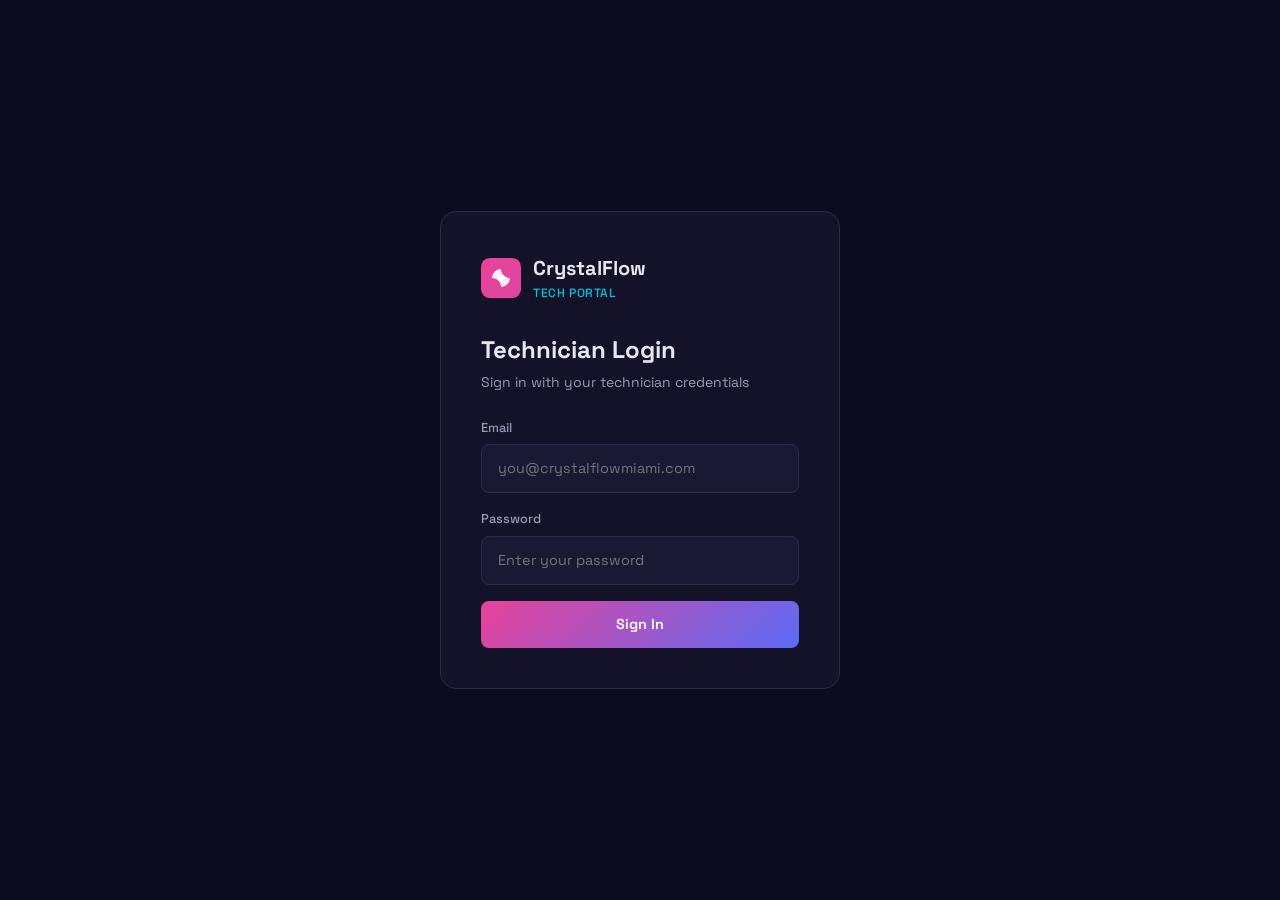
<file: tech-portal.html>
<!DOCTYPE html>
<html lang="en">
<head>
<!--
   ______                            __
  / ____/___  ____ ___  ____  __  __/ /____  _____
 / /   / __ \/ __ `__ \/ __ \/ / / / __/ _ \/ ___/
/ /___/ /_/ / / / / / / /_/ / /_/ / /_/  __/ /
\____/\____/_/ /_/ /_/ .___/\__,_/\__/\___/_/
                    /_/
        Created with Perplexity Computer
        https://www.perplexity.ai/computer
-->
<meta name="generator" content="Perplexity Computer">
<meta name="author" content="Perplexity Computer">
<meta property="og:see_also" content="https://www.perplexity.ai/computer">
<link rel="author" href="https://www.perplexity.ai/computer">
<meta charset="UTF-8">
<meta name="viewport" content="width=device-width, initial-scale=1.0, user-scalable=no">
<title>CrystalFlow Miami — Tech Portal</title>
<link rel="stylesheet" href="./base.css">
<style>
/* ── Tech Portal Styles ───────────────────────────────────── */
@import url('https://fonts.googleapis.com/css2?family=Space+Grotesk:wght@300;400;500;600;700&family=JetBrains+Mono:wght@400;500&display=swap');

:root {
  --font-body: 'Space Grotesk', system-ui, sans-serif;
  --font-mono: 'JetBrains Mono', monospace;

  --color-bg: #0D0B1E;
  --color-surface: #141228;
  --color-surface-2: #1A1832;
  --color-surface-3: #21203C;
  --color-border: #2D2B4A;
  --color-text: #E8E6F0;
  --color-text-muted: #9B98B5;
  --color-text-faint: #5C5A78;

  --color-pink: #E8439A;
  --color-cyan: #00C9DB;
  --color-blue: #5B6BF5;
  --color-green: #22C55E;
  --color-amber: #F59E0B;
  --color-red: #EF4444;

  --radius-md: 0.5rem;
  --radius-lg: 0.75rem;
  --radius-xl: 1rem;
  --transition: 180ms cubic-bezier(0.16, 1, 0.3, 1);
}

* { margin: 0; padding: 0; box-sizing: border-box; }

body {
  font-family: var(--font-body);
  background: var(--color-bg);
  color: var(--color-text);
  min-height: 100vh;
  min-height: 100dvh;
  -webkit-font-smoothing: antialiased;
}

/* ── Login Screen ───────────────────────────────────── */
.login-screen {
  display: flex;
  align-items: center;
  justify-content: center;
  min-height: 100vh;
  min-height: 100dvh;
  padding: 1.5rem;
}

.login-card {
  width: 100%;
  max-width: 400px;
  background: var(--color-surface);
  border: 1px solid var(--color-border);
  border-radius: var(--radius-xl);
  padding: 2rem;
}

.login-logo {
  display: flex;
  align-items: center;
  gap: 0.75rem;
  margin-bottom: 2rem;
}

.login-logo-text {
  font-size: 1.25rem;
  font-weight: 700;
  color: var(--color-text);
}

.login-logo-sub {
  font-size: 0.75rem;
  color: var(--color-cyan);
  font-weight: 500;
  text-transform: uppercase;
  letter-spacing: 0.05em;
}

.login-heading {
  font-size: 1.5rem;
  font-weight: 700;
  margin-bottom: 0.5rem;
}

.login-subtext {
  color: var(--color-text-muted);
  font-size: 0.875rem;
  margin-bottom: 1.5rem;
}

.form-group { margin-bottom: 1rem; }

.form-label {
  display: block;
  font-size: 0.8rem;
  font-weight: 500;
  color: var(--color-text-muted);
  margin-bottom: 0.375rem;
}

.form-input {
  width: 100%;
  padding: 0.75rem 1rem;
  background: var(--color-surface-2);
  border: 1px solid var(--color-border);
  border-radius: var(--radius-md);
  color: var(--color-text);
  font-family: var(--font-body);
  font-size: 0.9rem;
  transition: border-color var(--transition);
}

.form-input:focus {
  outline: none;
  border-color: var(--color-cyan);
}

.login-error {
  display: none;
  background: rgba(239, 68, 68, 0.12);
  color: var(--color-red);
  padding: 0.625rem 0.875rem;
  border-radius: var(--radius-md);
  font-size: 0.85rem;
  margin-bottom: 1rem;
}

.btn {
  display: inline-flex;
  align-items: center;
  justify-content: center;
  gap: 0.5rem;
  padding: 0.75rem 1.25rem;
  border: none;
  border-radius: var(--radius-md);
  font-family: var(--font-body);
  font-size: 0.9rem;
  font-weight: 600;
  cursor: pointer;
  transition: all var(--transition);
  white-space: nowrap;
}

.btn-primary {
  background: linear-gradient(135deg, var(--color-pink), var(--color-blue));
  color: #fff;
  width: 100%;
}

.btn-primary:hover { opacity: 0.9; transform: translateY(-1px); }
.btn-primary:disabled { opacity: 0.5; cursor: not-allowed; transform: none; }

/* ── App Shell ───────────────────────────────────── */
.app-shell { display: none; min-height: 100vh; min-height: 100dvh; }
.app-shell.active { display: flex; flex-direction: column; }

/* Top bar */
.top-bar {
  display: flex;
  align-items: center;
  justify-content: space-between;
  padding: 0.875rem 1.25rem;
  background: var(--color-surface);
  border-bottom: 1px solid var(--color-border);
  position: sticky;
  top: 0;
  z-index: 50;
}

.top-bar-left {
  display: flex;
  align-items: center;
  gap: 0.625rem;
}

.top-bar-name {
  font-size: 0.95rem;
  font-weight: 600;
}

.top-bar-role {
  font-size: 0.7rem;
  color: var(--color-cyan);
  font-weight: 500;
  text-transform: uppercase;
  letter-spacing: 0.05em;
}

.btn-logout {
  background: var(--color-surface-2);
  border: 1px solid var(--color-border);
  color: var(--color-text-muted);
  padding: 0.5rem 0.875rem;
  font-size: 0.8rem;
}

.btn-logout:hover {
  color: var(--color-red);
  border-color: rgba(239, 68, 68, 0.3);
}

/* ── Main Content ───────────────────────────────────── */
.main-content {
  flex: 1;
  padding: 1.25rem;
  padding-bottom: 6rem;
  max-width: 600px;
  margin: 0 auto;
  width: 100%;
}

/* Status Banner */
.status-banner {
  background: var(--color-surface);
  border: 1px solid var(--color-border);
  border-radius: var(--radius-xl);
  padding: 1.25rem;
  margin-bottom: 1.25rem;
}

.status-label {
  font-size: 0.7rem;
  text-transform: uppercase;
  letter-spacing: 0.08em;
  color: var(--color-text-muted);
  font-weight: 600;
  margin-bottom: 0.5rem;
}

.status-value {
  display: inline-flex;
  align-items: center;
  gap: 0.5rem;
  padding: 0.375rem 0.875rem;
  border-radius: 9999px;
  font-size: 0.85rem;
  font-weight: 600;
}

.status-available {
  background: rgba(34, 197, 94, 0.12);
  color: var(--color-green);
  border: 1px solid rgba(34, 197, 94, 0.25);
}

.status-on_job {
  background: rgba(0, 201, 219, 0.12);
  color: var(--color-cyan);
  border: 1px solid rgba(0, 201, 219, 0.25);
}

.status-off_duty {
  background: rgba(155, 152, 181, 0.12);
  color: var(--color-text-muted);
  border: 1px solid rgba(155, 152, 181, 0.25);
}

.status-dot {
  width: 8px;
  height: 8px;
  border-radius: 50%;
  background: currentColor;
  animation: pulse-dot 2s ease-in-out infinite;
}

@keyframes pulse-dot {
  0%, 100% { opacity: 1; }
  50% { opacity: 0.4; }
}

.stats-row {
  display: flex;
  gap: 1rem;
  margin-top: 1rem;
  padding-top: 1rem;
  border-top: 1px solid var(--color-border);
}

.stat-item {
  flex: 1;
  text-align: center;
}

.stat-number {
  font-size: 1.5rem;
  font-weight: 700;
  font-family: var(--font-mono);
  color: var(--color-text);
}

.stat-label {
  font-size: 0.7rem;
  color: var(--color-text-muted);
  text-transform: uppercase;
  letter-spacing: 0.06em;
  margin-top: 0.125rem;
}

/* Quick Actions */
.quick-actions {
  display: grid;
  grid-template-columns: 1fr 1fr;
  gap: 0.75rem;
  margin-bottom: 1.25rem;
}

.action-btn {
  display: flex;
  flex-direction: column;
  align-items: center;
  gap: 0.5rem;
  padding: 1rem;
  background: var(--color-surface);
  border: 1px solid var(--color-border);
  border-radius: var(--radius-lg);
  color: var(--color-text);
  font-family: var(--font-body);
  font-size: 0.8rem;
  font-weight: 500;
  cursor: pointer;
  transition: all var(--transition);
}

.action-btn:hover {
  border-color: var(--color-cyan);
  transform: translateY(-1px);
}

.action-btn:disabled {
  opacity: 0.4;
  cursor: not-allowed;
  transform: none;
}

.action-btn .action-icon {
  width: 36px;
  height: 36px;
  border-radius: var(--radius-md);
  display: flex;
  align-items: center;
  justify-content: center;
  font-size: 1.1rem;
}

.action-icon.depart {
  background: rgba(91, 107, 245, 0.15);
  color: var(--color-blue);
}

.action-icon.arrive {
  background: rgba(0, 201, 219, 0.15);
  color: var(--color-cyan);
}

.action-icon.progress {
  background: rgba(245, 158, 11, 0.15);
  color: var(--color-amber);
}

.action-icon.complete {
  background: rgba(34, 197, 94, 0.15);
  color: var(--color-green);
}

/* Section header */
.section-header {
  font-size: 0.7rem;
  text-transform: uppercase;
  letter-spacing: 0.08em;
  color: var(--color-text-muted);
  font-weight: 600;
  margin-bottom: 0.75rem;
}

/* Jobs List */
.jobs-list { display: flex; flex-direction: column; gap: 0.75rem; }

.job-card {
  background: var(--color-surface);
  border: 1px solid var(--color-border);
  border-radius: var(--radius-lg);
  padding: 1rem;
  transition: border-color var(--transition);
}

.job-card.active-job {
  border-color: var(--color-cyan);
  box-shadow: 0 0 0 1px rgba(0, 201, 219, 0.15);
}

.job-header {
  display: flex;
  align-items: flex-start;
  justify-content: space-between;
  margin-bottom: 0.625rem;
}

.job-customer {
  font-size: 0.95rem;
  font-weight: 600;
}

.job-badge {
  font-size: 0.7rem;
  font-weight: 600;
  padding: 0.25rem 0.625rem;
  border-radius: 9999px;
  text-transform: uppercase;
  letter-spacing: 0.05em;
}

.job-badge.scheduled {
  background: rgba(91, 107, 245, 0.12);
  color: var(--color-blue);
}

.job-badge.en_route {
  background: rgba(245, 158, 11, 0.12);
  color: var(--color-amber);
}

.job-badge.in_progress {
  background: rgba(0, 201, 219, 0.12);
  color: var(--color-cyan);
}

.job-badge.completed {
  background: rgba(34, 197, 94, 0.12);
  color: var(--color-green);
}

.job-details {
  display: flex;
  flex-direction: column;
  gap: 0.375rem;
}

.job-detail {
  display: flex;
  align-items: center;
  gap: 0.5rem;
  font-size: 0.8rem;
  color: var(--color-text-muted);
}

.job-detail svg {
  flex-shrink: 0;
  width: 14px;
  height: 14px;
  opacity: 0.6;
}

.job-notes {
  margin-top: 0.75rem;
  padding-top: 0.75rem;
  border-top: 1px solid var(--color-border);
}

.job-notes-label {
  font-size: 0.7rem;
  color: var(--color-text-faint);
  text-transform: uppercase;
  letter-spacing: 0.06em;
  margin-bottom: 0.375rem;
}

.job-notes-text {
  font-size: 0.8rem;
  color: var(--color-text-muted);
  line-height: 1.5;
}

.job-actions {
  margin-top: 0.75rem;
  display: flex;
  gap: 0.5rem;
}

.btn-sm {
  padding: 0.5rem 0.875rem;
  font-size: 0.8rem;
  border-radius: var(--radius-md);
  font-weight: 600;
  flex: 1;
}

.btn-cyan {
  background: rgba(0, 201, 219, 0.12);
  border: 1px solid rgba(0, 201, 219, 0.3);
  color: var(--color-cyan);
}

.btn-cyan:hover { background: rgba(0, 201, 219, 0.2); }

.btn-green {
  background: rgba(34, 197, 94, 0.12);
  border: 1px solid rgba(34, 197, 94, 0.3);
  color: var(--color-green);
}

.btn-green:hover { background: rgba(34, 197, 94, 0.2); }

/* Notes Modal */
.modal-overlay {
  display: none;
  position: fixed;
  inset: 0;
  background: rgba(13, 11, 30, 0.85);
  backdrop-filter: blur(8px);
  z-index: 100;
  align-items: flex-end;
  justify-content: center;
}

.modal-overlay.active { display: flex; }

.modal-panel {
  width: 100%;
  max-width: 500px;
  background: var(--color-surface);
  border: 1px solid var(--color-border);
  border-radius: var(--radius-xl) var(--radius-xl) 0 0;
  padding: 1.5rem;
  animation: slideUp 200ms ease-out;
}

@keyframes slideUp {
  from { transform: translateY(100%); opacity: 0; }
  to { transform: translateY(0); opacity: 1; }
}

.modal-title {
  font-size: 1.1rem;
  font-weight: 700;
  margin-bottom: 1rem;
}

.modal-textarea {
  width: 100%;
  min-height: 100px;
  padding: 0.75rem;
  background: var(--color-surface-2);
  border: 1px solid var(--color-border);
  border-radius: var(--radius-md);
  color: var(--color-text);
  font-family: var(--font-body);
  font-size: 0.9rem;
  resize: vertical;
  margin-bottom: 1rem;
}

.modal-textarea:focus {
  outline: none;
  border-color: var(--color-cyan);
}

.modal-actions {
  display: flex;
  gap: 0.75rem;
}

.btn-ghost {
  background: transparent;
  border: 1px solid var(--color-border);
  color: var(--color-text-muted);
}

.btn-ghost:hover { border-color: var(--color-text-muted); }

/* Empty State */
.empty-state {
  text-align: center;
  padding: 3rem 1rem;
  color: var(--color-text-muted);
}

.empty-state svg {
  width: 48px;
  height: 48px;
  margin: 0 auto 1rem;
  opacity: 0.3;
}

.empty-state p {
  font-size: 0.9rem;
}

/* Loading spinner */
.spinner {
  width: 20px;
  height: 20px;
  border: 2px solid transparent;
  border-top-color: currentColor;
  border-radius: 50%;
  animation: spin 0.6s linear infinite;
  display: inline-block;
}

@keyframes spin { to { transform: rotate(360deg); } }

/* Toast */
.toast {
  position: fixed;
  bottom: 5.5rem;
  left: 50%;
  transform: translateX(-50%) translateY(20px);
  background: var(--color-surface-3);
  border: 1px solid var(--color-border);
  border-radius: var(--radius-lg);
  padding: 0.75rem 1.25rem;
  font-size: 0.85rem;
  font-weight: 500;
  z-index: 200;
  opacity: 0;
  transition: all 300ms ease;
  pointer-events: none;
  white-space: nowrap;
}

.toast.show {
  opacity: 1;
  transform: translateX(-50%) translateY(0);
}

.toast.success { border-color: rgba(34, 197, 94, 0.4); color: var(--color-green); }
.toast.error { border-color: rgba(239, 68, 68, 0.4); color: var(--color-red); }

/* Off-duty toggle */
.off-duty-bar {
  display: flex;
  align-items: center;
  justify-content: space-between;
  padding: 0.75rem 1rem;
  background: var(--color-surface);
  border: 1px solid var(--color-border);
  border-radius: var(--radius-lg);
  margin-bottom: 1.25rem;
}

.off-duty-label {
  font-size: 0.85rem;
  font-weight: 500;
  color: var(--color-text-muted);
}

.toggle {
  position: relative;
  width: 44px;
  height: 24px;
  cursor: pointer;
}

.toggle input { display: none; }

.toggle-track {
  position: absolute;
  inset: 0;
  background: var(--color-surface-3);
  border: 1px solid var(--color-border);
  border-radius: 9999px;
  transition: all var(--transition);
}

.toggle input:checked + .toggle-track {
  background: rgba(34, 197, 94, 0.2);
  border-color: rgba(34, 197, 94, 0.5);
}

.toggle-thumb {
  position: absolute;
  top: 3px;
  left: 3px;
  width: 18px;
  height: 18px;
  background: var(--color-text-muted);
  border-radius: 50%;
  transition: all var(--transition);
  pointer-events: none;
}

.toggle input:checked ~ .toggle-thumb {
  left: 23px;
  background: var(--color-green);
}

/* Responsive */
@media (min-width: 640px) {
  .login-card { padding: 2.5rem; }
  .main-content { padding: 1.5rem; padding-bottom: 6rem; }
}

/* Footer */
.portal-footer {
  text-align: center;
  padding: 1rem;
  font-size: 0.7rem;
  color: var(--color-text-faint);
}

.portal-footer a {
  color: var(--color-text-faint);
  text-decoration: none;
}

.portal-footer a:hover {
  color: var(--color-text-muted);
}
</style>
</head>
<body>

<!-- ===== LOGIN SCREEN ===== -->
<div class="login-screen" id="loginScreen">
  <div class="login-card">
    <div class="login-logo">
      <svg width="40" height="40" viewBox="0 0 36 36" fill="none">
        <rect width="36" height="36" rx="8" fill="url(#lg)"/>
        <path d="M10 18C10 13.58 13.58 10 18 10C18 14.42 21.58 18 26 18C26 22.42 22.42 26 18 26C18 21.58 14.42 18 10 18Z" fill="white" opacity="0.9"/>
        <circle cx="18" cy="18" r="3" fill="white"/>
        <defs>
          <linearGradient id="lg" x1="0" y1="0" x2="36" y2="36">
            <stop stop-color="#E8439A"/>
            <stop offset="0.5" stop-color="#5B6BF5"/>
            <stop offset="1" stop-color="#00C9DB"/>
          </linearGradient>
        </defs>
      </svg>
      <div>
        <div class="login-logo-text">CrystalFlow</div>
        <div class="login-logo-sub">Tech Portal</div>
      </div>
    </div>

    <h1 class="login-heading">Technician Login</h1>
    <p class="login-subtext">Sign in with your technician credentials</p>

    <div class="login-error" id="loginError"></div>

    <form id="loginForm">
      <div class="form-group">
        <label class="form-label">Email</label>
        <input class="form-input" type="email" id="loginEmail" placeholder="you@crystalflowmiami.com" required autocomplete="email">
      </div>
      <div class="form-group">
        <label class="form-label">Password</label>
        <input class="form-input" type="password" id="loginPassword" placeholder="Enter your password" required autocomplete="current-password">
      </div>
      <button class="btn btn-primary" type="submit" id="loginBtn">Sign In</button>
    </form>
  </div>
</div>


<!-- ===== APP SHELL ===== -->
<div class="app-shell" id="appShell">

  <!-- Top Bar -->
  <div class="top-bar">
    <div class="top-bar-left">
      <svg width="28" height="28" viewBox="0 0 36 36" fill="none">
        <rect width="36" height="36" rx="8" fill="url(#lg2)"/>
        <path d="M10 18C10 13.58 13.58 10 18 10C18 14.42 21.58 18 26 18C26 22.42 22.42 26 18 26C18 21.58 14.42 18 10 18Z" fill="white" opacity="0.9"/>
        <circle cx="18" cy="18" r="3" fill="white"/>
        <defs>
          <linearGradient id="lg2" x1="0" y1="0" x2="36" y2="36">
            <stop stop-color="#E8439A"/>
            <stop offset="0.5" stop-color="#5B6BF5"/>
            <stop offset="1" stop-color="#00C9DB"/>
          </linearGradient>
        </defs>
      </svg>
      <div>
        <div class="top-bar-name" id="techName">---</div>
        <div class="top-bar-role" id="techRole">---</div>
      </div>
    </div>
    <button class="btn btn-logout" onclick="logout()">Sign Out</button>
  </div>

  <!-- Main Content -->
  <div class="main-content">

    <!-- Status Banner -->
    <div class="status-banner">
      <div class="status-label">Current Status</div>
      <div class="status-value" id="statusBadge">
        <span class="status-dot"></span>
        <span id="statusText">---</span>
      </div>
      <div class="stats-row">
        <div class="stat-item">
          <div class="stat-number" id="statInstalls">0</div>
          <div class="stat-label">Installs</div>
        </div>
        <div class="stat-item">
          <div class="stat-number" id="statRating">--</div>
          <div class="stat-label">Rating</div>
        </div>
        <div class="stat-item">
          <div class="stat-number" id="statActiveJobs">0</div>
          <div class="stat-label">Active Jobs</div>
        </div>
      </div>
    </div>

    <!-- On/Off Duty Toggle -->
    <div class="off-duty-bar">
      <div class="off-duty-label">On Duty</div>
      <label class="toggle">
        <input type="checkbox" id="dutyToggle" checked>
        <span class="toggle-track"></span>
        <span class="toggle-thumb"></span>
      </label>
    </div>

    <!-- Quick Actions -->
    <div class="section-header">Quick Actions</div>
    <div class="quick-actions" id="quickActions">
      <button class="action-btn" id="btnDepart" onclick="updateStatus('departed')">
        <span class="action-icon depart">
          <svg width="18" height="18" viewBox="0 0 24 24" fill="none" stroke="currentColor" stroke-width="2" stroke-linecap="round" stroke-linejoin="round"><circle cx="12" cy="12" r="10"/><polyline points="12 6 12 12 16 14"/></svg>
        </span>
        Departing
      </button>
      <button class="action-btn" id="btnArrive" onclick="updateStatus('arrived')">
        <span class="action-icon arrive">
          <svg width="18" height="18" viewBox="0 0 24 24" fill="none" stroke="currentColor" stroke-width="2" stroke-linecap="round" stroke-linejoin="round"><path d="M21 10c0 7-9 13-9 13s-9-6-9-13a9 9 0 0 1 18 0z"/><circle cx="12" cy="10" r="3"/></svg>
        </span>
        Arrived
      </button>
      <button class="action-btn" id="btnProgress" onclick="updateStatus('in_progress')">
        <span class="action-icon progress">
          <svg width="18" height="18" viewBox="0 0 24 24" fill="none" stroke="currentColor" stroke-width="2" stroke-linecap="round" stroke-linejoin="round"><path d="M14.7 6.3a1 1 0 0 0 0 1.4l1.6 1.6a1 1 0 0 0 1.4 0l3.77-3.77a6 6 0 0 1-7.94 7.94l-6.91 6.91a2.12 2.12 0 0 1-3-3l6.91-6.91a6 6 0 0 1 7.94-7.94l-3.76 3.76z"/></svg>
        </span>
        In Progress
      </button>
      <button class="action-btn" id="btnComplete" onclick="openNotesModal()">
        <span class="action-icon complete">
          <svg width="18" height="18" viewBox="0 0 24 24" fill="none" stroke="currentColor" stroke-width="2" stroke-linecap="round" stroke-linejoin="round"><path d="M22 11.08V12a10 10 0 1 1-5.93-9.14"/><polyline points="22 4 12 14.01 9 11.01"/></svg>
        </span>
        Complete
      </button>
    </div>

    <!-- Jobs Section -->
    <div class="section-header">Assigned Jobs</div>
    <div class="jobs-list" id="jobsList">
      <div class="empty-state">
        <svg viewBox="0 0 24 24" fill="none" stroke="currentColor" stroke-width="1.5" stroke-linecap="round"><rect x="2" y="7" width="20" height="14" rx="2"/><path d="M16 7V5a2 2 0 00-2-2h-4a2 2 0 00-2 2v2"/></svg>
        <p>No jobs assigned yet</p>
      </div>
    </div>
  </div>

  <div class="portal-footer">
    <a href="https://www.perplexity.ai/computer" target="_blank" rel="noopener noreferrer">Created with Perplexity Computer</a>
  </div>
</div>


<!-- Notes Modal (for completion) -->
<div class="modal-overlay" id="notesModal">
  <div class="modal-panel">
    <div class="modal-title">Complete Job</div>
    <p style="font-size: 0.85rem; color: var(--color-text-muted); margin-bottom: 1rem;">Add notes about the installation before marking as complete.</p>
    <textarea class="modal-textarea" id="completionNotes" placeholder="Installation notes, system type, any follow-up needed..."></textarea>
    <div class="modal-actions">
      <button class="btn btn-ghost btn-sm" style="flex:1" onclick="closeNotesModal()">Cancel</button>
      <button class="btn btn-sm btn-green" style="flex:1" onclick="completeJob()">Mark Complete</button>
    </div>
  </div>
</div>


<!-- Toast -->
<div class="toast" id="toast"></div>


<script>
/* ══════════════════════════════════════════════════════════════════════════
   CrystalFlow Miami — Tech Portal JS
   ══════════════════════════════════════════════════════════════════════════ */
const API = 'https://crystalflow-api.onrender.com';
let techToken = null;
let techData  = null;
let jobsData  = [];

// ── Helpers ─────────────────────────────────────────────────────────────
function $(id) { return document.getElementById(id); }

function showToast(msg, type = 'success') {
  const t = $('toast');
  t.textContent = msg;
  t.className = 'toast ' + type + ' show';
  setTimeout(() => { t.classList.remove('show'); }, 3000);
}

async function api(path, opts = {}) {
  const headers = { 'Content-Type': 'application/json' };
  if (techToken) headers['Authorization'] = 'Bearer ' + techToken;
  const res = await fetch(API + path, { ...opts, headers });
  if (!res.ok) {
    const err = await res.json().catch(() => ({ detail: 'Request failed' }));
    throw new Error(err.detail || 'Request failed');
  }
  return res.json();
}

function statusLabel(s) {
  const map = { available: 'Available', on_job: 'On Job', off_duty: 'Off Duty' };
  return map[s] || s;
}

function jobStatusLabel(s) {
  const map = { scheduled: 'Scheduled', en_route: 'En Route', in_progress: 'In Progress', completed: 'Completed' };
  return map[s] || s;
}

function formatDate(d) {
  if (!d) return '---';
  return new Date(d).toLocaleDateString('en-US', { month: 'short', day: 'numeric', year: 'numeric' });
}

// ── Auth ──────────────────────────────────────────────────────────────────
$('loginForm').addEventListener('submit', async (e) => {
  e.preventDefault();
  const email = $('loginEmail').value.trim();
  const password = $('loginPassword').value;
  const btn = $('loginBtn');
  const errEl = $('loginError');

  btn.disabled = true;
  btn.innerHTML = '<span class="spinner"></span>';
  errEl.style.display = 'none';

  try {
    const data = await api('/api/tech/login', {
      method: 'POST',
      body: JSON.stringify({ email, password }),
    });
    techToken = data.access_token;
    techData = data.technician;
    localStorage.setItem('cf_tech_token', techToken);
    localStorage.setItem('cf_tech_data', JSON.stringify(techData));
    showApp();
  } catch (err) {
    errEl.textContent = err.message;
    errEl.style.display = 'block';
  } finally {
    btn.disabled = false;
    btn.textContent = 'Sign In';
  }
});

function logout() {
  techToken = null;
  techData = null;
  localStorage.removeItem('cf_tech_token');
  localStorage.removeItem('cf_tech_data');
  $('loginScreen').style.display = 'flex';
  $('appShell').classList.remove('active');
}

// ── Auto-login from stored token ─────────────────────────────────────
(function autoLogin() {
  const saved = localStorage.getItem('cf_tech_token');
  if (saved) {
    techToken = saved;
    techData = JSON.parse(localStorage.getItem('cf_tech_data') || 'null');
    // Verify token by fetching profile
    api('/api/tech/me').then(data => {
      techData = data;
      localStorage.setItem('cf_tech_data', JSON.stringify(data));
      showApp();
    }).catch(() => {
      logout();
    });
  }
})();

// ── Show App ──────────────────────────────────────────────────────────
function showApp() {
  $('loginScreen').style.display = 'none';
  $('appShell').classList.add('active');
  renderProfile();
  loadJobs();
}

function renderProfile() {
  if (!techData) return;
  $('techName').textContent = techData.first_name + ' ' + techData.last_name;
  $('techRole').textContent = techData.role;
  $('statInstalls').textContent = techData.total_installs || 0;
  $('statRating').textContent = techData.rating ? techData.rating.toFixed(1) : '--';

  // Status badge
  const badge = $('statusBadge');
  badge.className = 'status-value status-' + (techData.status || 'available');
  $('statusText').textContent = statusLabel(techData.status);

  // Duty toggle
  const toggle = $('dutyToggle');
  toggle.checked = techData.status !== 'off_duty';
  toggle.onchange = async () => {
    const newStatus = toggle.checked ? 'available' : 'off_duty';
    // Only toggle if the technician is available or off_duty (not mid-job)
    if (techData.status === 'on_job' && !toggle.checked) {
      toggle.checked = true;
      showToast('Cannot go off duty while on a job', 'error');
      return;
    }
    try {
      const res = await api('/api/tech/status', {
        method: 'PUT',
        body: JSON.stringify({ status: toggle.checked ? 'available' : 'off_duty' }),
      });
      techData = res.technician;
      renderProfile();
      showToast('Status updated');
    } catch (err) {
      showToast(err.message, 'error');
      toggle.checked = !toggle.checked;
    }
  };

  updateActionButtons();
}

function updateActionButtons() {
  const st = techData?.status || 'available';
  const hasCurrentJob = !!techData?.current_job_id;

  // Enable/disable based on workflow
  $('btnDepart').disabled = st === 'off_duty';
  $('btnArrive').disabled = st === 'off_duty' || !hasCurrentJob;
  $('btnProgress').disabled = st === 'off_duty' || !hasCurrentJob;
  $('btnComplete').disabled = st === 'off_duty' || !hasCurrentJob;
}

// ── Status Updates ──────────────────────────────────────────────────────
async function updateStatus(status, jobId, notes) {
  try {
    const body = { status };
    if (jobId) body.job_id = jobId;
    if (notes) body.notes = notes;

    const res = await api('/api/tech/status', {
      method: 'PUT',
      body: JSON.stringify(body),
    });
    techData = res.technician;
    renderProfile();

    // If there's a current job, also update the job tracker
    if (techData.current_job_id && status !== 'off_duty') {
      try {
        await api('/api/tech/job/' + techData.current_job_id + '/update', {
          method: 'PUT',
          body: JSON.stringify({ status, notes: notes || null }),
        });
      } catch (e) { /* job update is best-effort */ }
    }

    showToast('Status: ' + statusLabel(techData.status));
    await loadJobs();
  } catch (err) {
    showToast(err.message, 'error');
  }
}

// ── Jobs ─────────────────────────────────────────────────────────────────
async function loadJobs() {
  try {
    jobsData = await api('/api/tech/jobs');
    renderJobs();
  } catch (err) {
    console.error('Failed to load jobs:', err);
  }
}

function renderJobs() {
  const container = $('jobsList');
  const activeJobs = jobsData.filter(j => j.status !== 'completed');
  const completedJobs = jobsData.filter(j => j.status === 'completed').slice(0, 5);

  $('statActiveJobs').textContent = activeJobs.length;

  if (jobsData.length === 0) {
    container.innerHTML = `
      <div class="empty-state">
        <svg viewBox="0 0 24 24" fill="none" stroke="currentColor" stroke-width="1.5" stroke-linecap="round"><rect x="2" y="7" width="20" height="14" rx="2"/><path d="M16 7V5a2 2 0 00-2-2h-4a2 2 0 00-2 2v2"/></svg>
        <p>No jobs assigned yet</p>
      </div>`;
    return;
  }

  let html = '';

  if (activeJobs.length > 0) {
    activeJobs.forEach(job => {
      const isCurrent = techData?.current_job_id === job.id;
      html += renderJobCard(job, isCurrent);
    });
  }

  if (completedJobs.length > 0) {
    html += `<div class="section-header" style="margin-top:1rem;">Recently Completed</div>`;
    completedJobs.forEach(job => {
      html += renderJobCard(job, false);
    });
  }

  container.innerHTML = html;
}

function renderJobCard(job, isCurrent) {
  const statusClass = (job.status || 'scheduled').replace(' ', '_');
  return `
    <div class="job-card ${isCurrent ? 'active-job' : ''}">
      <div class="job-header">
        <div class="job-customer">${escHtml(job.customer_name || 'Customer')}</div>
        <span class="job-badge ${statusClass}">${jobStatusLabel(job.status)}</span>
      </div>
      <div class="job-details">
        ${job.customer_address ? `
        <div class="job-detail">
          <svg viewBox="0 0 24 24" fill="none" stroke="currentColor" stroke-width="2" stroke-linecap="round"><path d="M21 10c0 7-9 13-9 13s-9-6-9-13a9 9 0 0 1 18 0z"/><circle cx="12" cy="10" r="3"/></svg>
          <span>${escHtml(job.customer_address)}</span>
        </div>` : ''}
        ${job.system_type ? `
        <div class="job-detail">
          <svg viewBox="0 0 24 24" fill="none" stroke="currentColor" stroke-width="2" stroke-linecap="round"><rect x="2" y="2" width="20" height="8" rx="2"/><rect x="2" y="14" width="20" height="8" rx="2"/><line x1="6" y1="6" x2="6.01" y2="6"/><line x1="6" y1="18" x2="6.01" y2="18"/></svg>
          <span>${escHtml(job.system_type)}</span>
        </div>` : ''}
        ${job.scheduled_date ? `
        <div class="job-detail">
          <svg viewBox="0 0 24 24" fill="none" stroke="currentColor" stroke-width="2" stroke-linecap="round"><rect x="3" y="4" width="18" height="18" rx="2"/><line x1="16" y1="2" x2="16" y2="6"/><line x1="8" y1="2" x2="8" y2="6"/><line x1="3" y1="10" x2="21" y2="10"/></svg>
          <span>${formatDate(job.scheduled_date)}</span>
        </div>` : ''}
      </div>
      ${job.notes ? `
      <div class="job-notes">
        <div class="job-notes-label">Notes</div>
        <div class="job-notes-text">${escHtml(job.notes)}</div>
      </div>` : ''}
      ${job.status !== 'completed' ? `
      <div class="job-actions">
        <button class="btn btn-sm btn-cyan" onclick="selectJob(${job.id})">
          ${isCurrent ? 'Selected' : 'Select Job'}
        </button>
        <button class="btn btn-sm btn-green" onclick="openNotesModalForJob(${job.id})">Add Notes</button>
      </div>` : ''}
    </div>`;
}

function escHtml(s) {
  const d = document.createElement('div');
  d.textContent = s || '';
  return d.innerHTML;
}

async function selectJob(jobId) {
  try {
    const res = await api('/api/tech/status', {
      method: 'PUT',
      body: JSON.stringify({ status: 'departed', job_id: jobId }),
    });
    techData = res.technician;
    renderProfile();
    await loadJobs();
    showToast('Job selected — status: Departing');
  } catch (err) {
    showToast(err.message, 'error');
  }
}

// ── Notes Modal ─────────────────────────────────────────────────────────
let pendingJobId = null;

function openNotesModal() {
  pendingJobId = techData?.current_job_id || null;
  $('completionNotes').value = '';
  $('notesModal').classList.add('active');
}

function openNotesModalForJob(jobId) {
  pendingJobId = jobId;
  $('completionNotes').value = '';
  $('notesModal').querySelector('.modal-title').textContent = 'Add Job Notes';
  $('notesModal').querySelector('.btn-green').textContent = 'Save Notes';
  $('notesModal').classList.add('active');
}

function closeNotesModal() {
  $('notesModal').classList.remove('active');
  pendingJobId = null;
  // Reset modal text
  $('notesModal').querySelector('.modal-title').textContent = 'Complete Job';
  $('notesModal').querySelector('.btn-green').textContent = 'Mark Complete';
}

async function completeJob() {
  const notes = $('completionNotes').value.trim();
  const modalTitle = $('notesModal').querySelector('.modal-title').textContent;

  if (modalTitle === 'Add Job Notes' && pendingJobId) {
    // Just adding notes, not completing
    try {
      await api('/api/tech/job/' + pendingJobId + '/update', {
        method: 'PUT',
        body: JSON.stringify({ status: 'in_progress', notes }),
      });
      showToast('Notes saved');
      closeNotesModal();
      await loadJobs();
    } catch (err) {
      showToast(err.message, 'error');
    }
    return;
  }

  // Complete the job
  try {
    await updateStatus('completed', null, notes);
    if (pendingJobId) {
      try {
        await api('/api/tech/job/' + pendingJobId + '/update', {
          method: 'PUT',
          body: JSON.stringify({ status: 'completed', notes }),
        });
      } catch (e) { /* best effort */ }
    }
    closeNotesModal();
    showToast('Job completed');
    await loadJobs();
  } catch (err) {
    showToast(err.message, 'error');
  }
}

// ── Click outside modal to close ─────────────────────────────────────
$('notesModal').addEventListener('click', (e) => {
  if (e.target === $('notesModal')) closeNotesModal();
});

// ── Periodic refresh ─────────────────────────────────────────────────
setInterval(() => {
  if (techToken) {
    api('/api/tech/me').then(data => {
      techData = data;
      renderProfile();
    }).catch(() => {});
    loadJobs();
  }
}, 60000); // Refresh every 60s
</script>

</body>
</html>
</file>
<file: base.css>
/* base.css — CrystalFlow Miami Command Center */
*, *::before, *::after { box-sizing: border-box; margin: 0; padding: 0; }

html {
  -moz-text-size-adjust: none;
  -webkit-text-size-adjust: none;
  text-size-adjust: none;
  -webkit-font-smoothing: antialiased;
  -moz-osx-font-smoothing: grayscale;
  text-rendering: optimizeLegibility;
  scroll-behavior: smooth;
  hanging-punctuation: first last;
}

body {
  min-height: 100dvh;
  line-height: 1.6;
  font-family: var(--font-body, sans-serif);
  font-size: var(--text-base);
  color: var(--color-text);
  background-color: var(--color-bg);
}

img, picture, video, canvas, svg { display: block; max-width: 100%; height: auto; }
ul[role="list"], ol[role="list"] { list-style: none; }
input, button, textarea, select { font: inherit; color: inherit; }

h1, h2, h3, h4, h5, h6 { text-wrap: balance; line-height: 1.15; }
p, li, figcaption { text-wrap: pretty; max-width: 72ch; }

::selection {
  background: oklch(from var(--color-primary) l c h / 0.25);
  color: var(--color-text);
}

:focus-visible {
  outline: 2px solid var(--color-primary);
  outline-offset: 3px;
  border-radius: var(--radius-sm);
}

@media (prefers-reduced-motion: reduce) {
  *, *::before, *::after {
    animation-duration: 0.01ms !important;
    animation-iteration-count: 1 !important;
    transition-duration: 0.01ms !important;
    scroll-behavior: auto !important;
  }
}

button { cursor: pointer; background: none; border: none; }
table { border-collapse: collapse; width: 100%; }

a, button, [role="button"], [role="link"], input, textarea, select {
  transition: color var(--transition-interactive),
              background var(--transition-interactive),
              border-color var(--transition-interactive),
              box-shadow var(--transition-interactive);
}

.sr-only {
  position: absolute; width: 1px; height: 1px; padding: 0; margin: -1px;
  overflow: hidden; clip: rect(0, 0, 0, 0); white-space: nowrap; border-width: 0;
}
</file>
